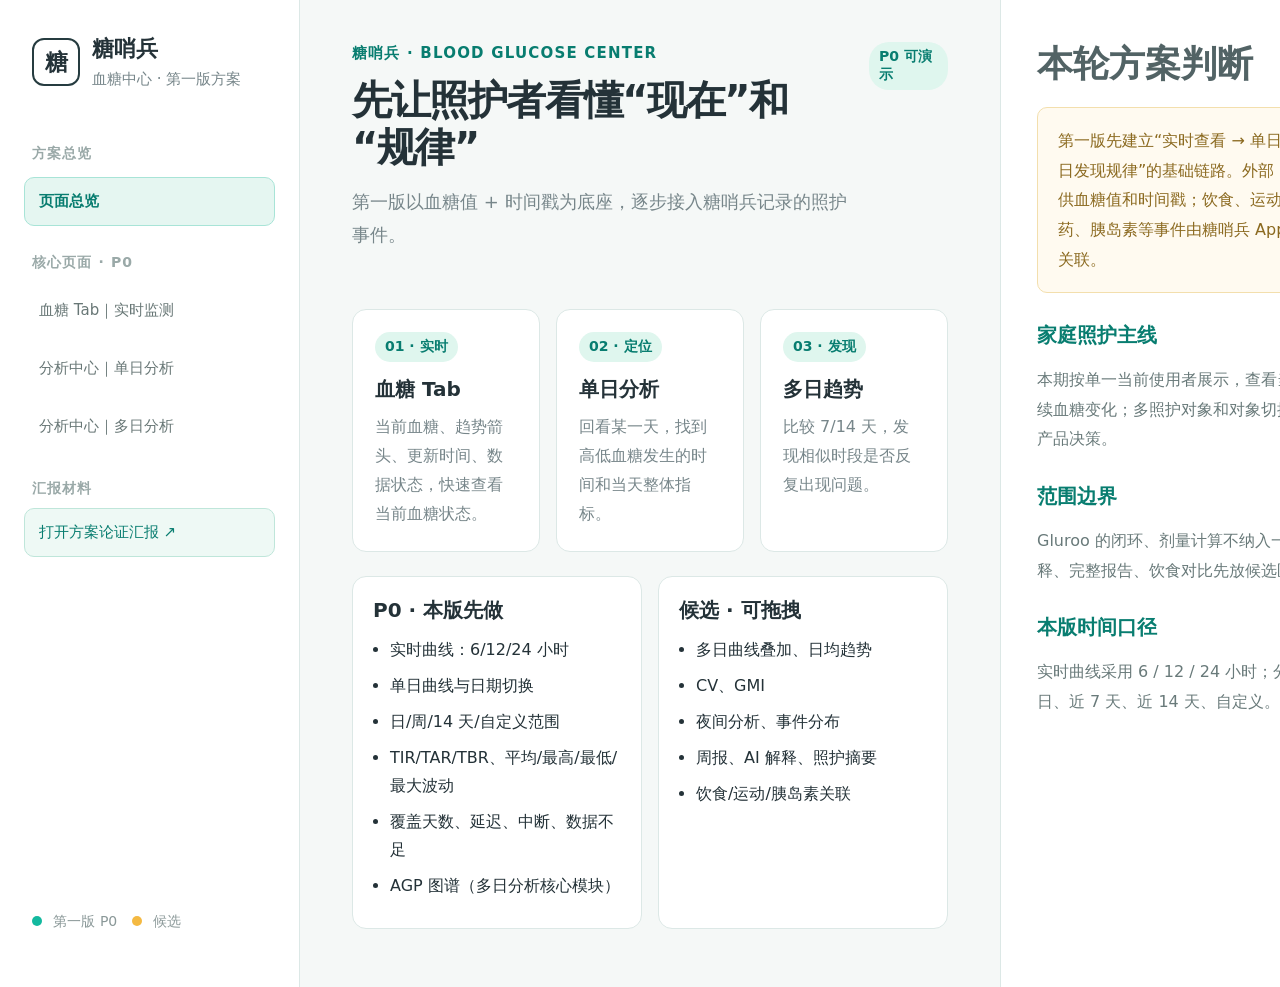
<file: index.html>
<!doctype html>
<html lang="zh-CN">
<head>
  <meta charset="utf-8" />
  <meta name="viewport" content="width=device-width, initial-scale=1" />
  <title>糖哨兵血糖中心｜第一版可演示方案</title>
<link rel="icon" href="data:," />
<link rel="stylesheet" href="styles.css?v=chart-rules-20260909i" />
<style>
  .agp-distribution{margin:12px 0 0;background:#fbfdfc;border-radius:10px;overflow:hidden}
  .agp-svg{display:block;width:100%;height:150px}
  .agp-svg .grid{stroke:#dfe9e6;stroke-width:1}
  .agp-target-band{fill:#e4f8ed}
  .agp-svg path{fill:none;stroke-linecap:round;stroke-linejoin:round}
  .agp-p90,.agp-p10{stroke:#9edfc9;stroke-width:3;opacity:.62}
  .agp-p75,.agp-p25{stroke:#5bc8b1;stroke-width:3;opacity:.72}
  .agp-median{stroke:#087d70;stroke-width:2.5}
  .agp-svg text{font-family:inherit;fill:#9aa8a5;font-size:10px}
  .night-window{display:inline-block;margin:0 0 10px;padding:5px 9px;border-radius:12px;background:#eef8f4;color:#087d70;font-size:12px}
</style>
</head>
<body>
  <div class="shell">
    <aside class="rail">
      <div class="brand"><div class="brand-mark">糖</div><div><h1>糖哨兵</h1><p>血糖中心 · 第一版方案</p></div></div>
      <nav>
        <div class="nav-label">方案总览</div>
        <button class="nav-item active" data-screen="overview">页面总览</button>
        <div class="nav-label">核心页面 · P0</div>
        <button class="nav-item" data-screen="realtime">血糖 Tab｜实时监测</button>
        <button class="nav-item" data-screen="analysis">分析中心｜单日分析</button>
        <button class="nav-item" data-screen="trend">分析中心｜多日分析</button>
        <div class="nav-label">汇报材料</div>
        <a href="方案汇报预览.html" target="_blank" rel="noopener" style="display:block;padding:12px;color:#087d70;background:#eef9f5;border:1px solid #bfe6da;border-radius:10px;text-decoration:none;font-size:12px;margin-top:5px">打开方案论证汇报 ↗</a>
      </nav>
      <div class="legend"><span class="dot p0"></span> 第一版 P0 <span class="dot candidate"></span> 候选</div>
    </aside>

    <main class="canvas" id="canvas"></main>
    <aside class="notes" id="notes"></aside>
  </div>
<script src="app.js?v=chart-rules-20260909q"></script>
</body>
</html>
</file>
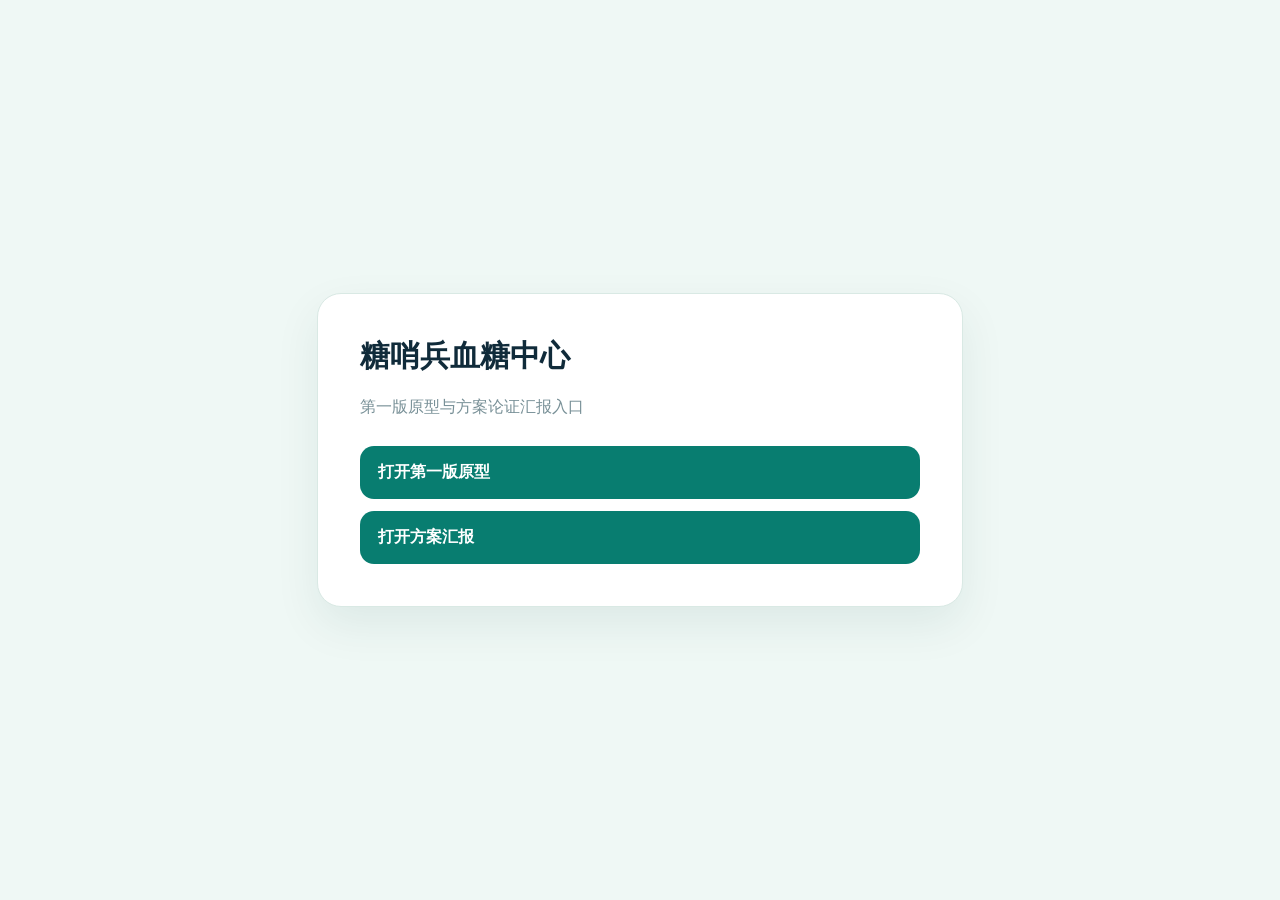
<file: about.html>
<!doctype html>
<html lang="zh-CN">
<head>
<meta charset="utf-8">
<meta name="viewport" content="width=device-width, initial-scale=1">
<title>糖哨兵血糖中心</title>
<style>
body{margin:0;min-height:100vh;display:grid;place-items:center;background:#eff8f5;color:#102b3a;font-family:"Microsoft YaHei",system-ui,sans-serif}.wrap{width:min(560px,86vw);padding:42px;border:1px solid #d9e9e4;border-radius:24px;background:#fff;box-shadow:0 18px 45px #123e3a14}h1{margin:0 0 12px;font-size:30px}p{color:#789097;line-height:1.7}.links{display:grid;gap:12px;margin-top:26px}a{padding:16px 18px;border-radius:14px;background:#087d70;color:#fff;text-decoration:none;font-weight:700}a:hover{background:#12b79d}
</style>
</head>
<body><main class="wrap"><h1>糖哨兵血糖中心</h1><p>第一版原型与方案论证汇报入口</p><div class="links"><a href="index.html">打开第一版原型</a><a href="方案汇报预览.html">打开方案汇报</a></div></main></body>
</html>
</file>
<file: styles.css>
:root{--ink:#243238;--muted:#77868a;--line:#dce8e6;--teal:#13b99f;--teal-dark:#087d70;--amber:#f4b942;--bg:#f5f8f7}*{box-sizing:border-box}body{margin:0;background:var(--bg);font-family:"Microsoft YaHei",system-ui,sans-serif;color:var(--ink)}button{font:inherit}.shell{min-height:100vh;display:grid;grid-template-columns:280px minmax(640px,1fr) 320px}.rail{background:#fff;border-right:1px solid var(--line);padding:28px 20px;display:flex;flex-direction:column}.brand{display:flex;gap:12px;align-items:center;padding:2px 8px 30px}.brand-mark{width:44px;height:44px;border:2px solid #263c40;border-radius:12px;display:grid;place-items:center;font-weight:800;font-size:21px}.brand h1{font-size:18px;margin:0 0 4px}.brand p{font-size:12px;color:var(--muted);margin:0}.nav-label{font-size:11px;color:#9aa9a8;font-weight:700;letter-spacing:.08em;margin:22px 8px 8px}.nav-item{width:100%;border:1px solid transparent;background:transparent;color:#687776;text-align:left;padding:12px;border-radius:10px;margin:3px 0;cursor:pointer}.nav-item:hover{background:#f2f8f6}.nav-item.active{background:#e5f6f1;border-color:#a8e4d7;color:#087d70;font-weight:700}.legend{margin-top:auto;padding:16px 8px;color:#8a9898;font-size:11px;line-height:28px}.dot{width:8px;height:8px;border-radius:50%;display:inline-block;margin-right:5px}.p0{background:var(--teal)}.candidate{background:var(--amber);margin-left:10px}.canvas{padding:34px 42px 60px;max-width:1000px}.notes{background:#fff;border-left:1px solid var(--line);padding:32px 25px;color:#526365}.eyebrow{font-size:12px;color:var(--teal-dark);font-weight:800;letter-spacing:.08em}.title-row{display:flex;justify-content:space-between;align-items:start;gap:20px}.title{font-size:28px;margin:8px 0;letter-spacing:-.03em}.subtitle{color:var(--muted);margin:0 0 25px;line-height:1.7}.phone{width:390px;max-width:100%;margin:8px auto;background:#f3faf7;border:1px solid #cde9e2;border-radius:30px;padding:15px;box-shadow:0 14px 32px #164c3d12}.phone-top{background:linear-gradient(150deg,#0fc5a6,#0a9a8c);color:#fff;border-radius:22px 22px 12px 12px;padding:20px 18px 16px}.phone-top h2{margin:0;font-size:16px}.phone-top small{opacity:.8}.current{display:flex;align-items:end;justify-content:space-between;margin-top:20px}.current strong{font-size:48px;line-height:1}.current span{font-size:14px;margin-left:5px}.arrow{font-size:26px}.status{display:inline-flex;margin-top:12px;padding:6px 10px;border-radius:20px;background:#ffffff2e;font-size:12px}.phone-card{background:#fff;border-radius:16px;margin-top:12px;padding:16px;box-shadow:0 3px 10px #1b695514}.card-title{display:flex;justify-content:space-between;align-items:center;font-weight:800;margin-bottom:10px}.card-title small{color:var(--muted);font-weight:400}.segmented{display:flex;gap:6px;margin:12px 0}.segmented button{flex:1;border:0;background:#eef5f2;color:#68817c;border-radius:8px;padding:7px 0;font-size:12px;cursor:pointer}.segmented button.active{background:#c9f0e6;color:#087d70;font-weight:700}.chart{width:100%;height:180px;background:linear-gradient(#fff,#fbfdfc);border-radius:10px}.chart text{font-family:inherit;fill:#9aa8a5;font-size:10px}.chart .grid{stroke:#dfe9e6;stroke-width:1}.chart .band{fill:#e4f8ed}.chart .line{fill:none;stroke:#12b99e;stroke-width:3;stroke-linejoin:round;stroke-linecap:round}.chart .event{fill:#46b4ec;stroke:#fff;stroke-width:2}.stat-grid{display:grid;grid-template-columns:repeat(3,1fr);gap:8px}.stat{padding:11px 8px;background:#f8fbfa;border-radius:10px}.stat b{display:block;font-size:20px;color:#119c89}.stat span{display:block;color:var(--muted);font-size:11px;margin-top:4px}.coverage{display:flex;justify-content:space-between;font-size:12px;color:var(--muted);padding-top:8px}.coverage b{color:var(--ink)}.flow{display:grid;grid-template-columns:repeat(3,1fr);gap:12px;margin-top:22px}.flow-card{background:#fff;border:1px solid var(--line);border-radius:14px;padding:18px;min-height:145px}.flow-card b{display:block;margin-bottom:8px}.flow-card p{font-size:12px;color:var(--muted);line-height:1.6;margin:0}.tag{display:inline-block;border-radius:20px;padding:4px 8px;font-size:11px;font-weight:700;background:#dff6ee;color:#087d70;margin-bottom:12px}.tag.candidate{background:#fff3d7;color:#a36b00;margin-left:0}.notes h2{font-size:16px;margin:0 0 17px}.notes h3{font-size:13px;margin:20px 0 7px;color:#087d70}.notes p,.notes li{font-size:12px;line-height:1.7;color:#697a7a}.notes ul{padding-left:18px;margin:8px 0}.decision{background:#fffaf0;border:1px solid #f3dfad;padding:12px;border-radius:10px;color:#8b691f;font-size:12px;line-height:1.65}.priority-grid{display:grid;grid-template-columns:1fr 1fr;gap:12px;margin-top:18px}.priority{border-radius:14px;padding:16px;background:#fff;border:1px solid var(--line)}.priority h3{margin:0 0 10px;color:var(--ink);font-size:14px}.priority ul{margin:0;padding-left:17px}.priority li{margin:6px 0;font-size:12px}.candidate-board{display:grid;grid-template-columns:repeat(3,1fr);gap:13px;margin-top:22px}.module{background:#fff;border:1px dashed #e2c16b;border-radius:13px;padding:16px;min-height:128px;cursor:grab;transition:transform .18s,box-shadow .18s}.module:active{cursor:grabbing}.module.dragging{opacity:.45;transform:scale(.98)}.module b{font-size:14px}.module p{font-size:12px;color:var(--muted);line-height:1.6}.module small{color:#a36b00}.table{width:100%;border-collapse:collapse;background:#fff;border:1px solid var(--line);border-radius:12px;overflow:hidden;margin-top:18px}.table th,.table td{text-align:left;border-bottom:1px solid #edf2f0;padding:11px;font-size:12px}.table th{background:#f2f8f6;color:#58716e}.table td{color:#677978}.table tr:last-child td{border-bottom:0}.pill{display:inline-block;border-radius:15px;padding:4px 8px;font-size:11px;background:#e3f7f0;color:#087d70}.pill.warn{background:#fff1d5;color:#9a6c09}.drop-zone{margin:22px auto 0;max-width:560px;border:2px dashed #9bdccc;border-radius:16px;background:#f1fbf7;padding:18px}.drop-zone.over{background:#dff7ed;border-color:#13b99f}.drop-zone h3{margin:0 0 6px;color:#087d70;font-size:14px}.drop-zone p{margin:0;color:#708481;font-size:12px;line-height:1.6}.dropped-list{display:grid;grid-template-columns:repeat(2,1fr);gap:10px;margin-top:13px}.dropped-module{position:relative;background:#fff;border:1px solid #bfe8dc;border-radius:11px;padding:12px}.dropped-module b{font-size:13px}.dropped-module p{font-size:11px;color:#72827f;margin:6px 0 0;line-height:1.5}.remove-module{position:absolute;right:8px;top:7px;border:0;background:transparent;color:#9ba9a6;cursor:pointer;font-size:16px}.drop-hint{font-size:11px;color:#a36b00;margin-top:9px}@media(max-width:1100px){.shell{grid-template-columns:230px 1fr}.notes{display:none}.canvas{padding:30px}}@media(max-width:700px){.shell{display:block}.rail{position:sticky;top:0;z-index:2;padding:12px;display:block}.brand{padding:4px 8px 10px}.nav-label,.legend{display:none}nav{display:flex;gap:5px;overflow:auto}.nav-item{white-space:nowrap;width:auto;padding:8px 10px;font-size:12px}.canvas{padding:20px 14px}.title{font-size:23px}.flow,.candidate-board,.priority-grid{grid-template-columns:1fr}.phone{width:100%}.dropped-list{grid-template-columns:1fr}}
:root{--ink:#243238;--muted:#77868a;--line:#dce8e6;--teal:#13b99f;--teal-dark:#087d70;--amber:#f4b942;--bg:#f5f8f7}*{box-sizing:border-box}body{margin:0;background:var(--bg);font-family:"Microsoft YaHei",system-ui,sans-serif;color:var(--ink)}button{font:inherit}.shell{min-height:100vh;display:grid;grid-template-columns:280px minmax(640px,1fr) 320px}.rail{background:#fff;border-right:1px solid var(--line);padding:28px 20px;display:flex;flex-direction:column}.brand{display:flex;gap:12px;align-items:center;padding:2px 8px 30px}.brand-mark{width:44px;height:44px;border:2px solid #263c40;border-radius:12px;display:grid;place-items:center;font-weight:800;font-size:21px}.brand h1{font-size:18px;margin:0 0 4px}.brand p{font-size:12px;color:var(--muted);margin:0}.nav-label{font-size:11px;color:#9aa9a8;font-weight:700;letter-spacing:.08em;margin:22px 8px 8px}.nav-item{width:100%;border:1px solid transparent;background:transparent;color:#687776;text-align:left;padding:12px;border-radius:10px;margin:3px 0;cursor:pointer}.nav-item:hover{background:#f2f8f6}.nav-item.active{background:#e5f6f1;border-color:#a8e4d7;color:#087d70;font-weight:700}.legend{margin-top:auto;padding:16px 8px;color:#8a9898;font-size:11px;line-height:28px}.dot{width:8px;height:8px;border-radius:50%;display:inline-block;margin-right:5px}.p0{background:var(--teal)}.candidate{background:var(--amber);margin-left:10px}.canvas{padding:34px 42px 60px;max-width:1000px}.notes{background:#fff;border-left:1px solid var(--line);padding:32px 25px;color:#526365}.eyebrow{font-size:12px;color:var(--teal-dark);font-weight:800;letter-spacing:.08em}.title-row{display:flex;justify-content:space-between;align-items:start;gap:20px}.title{font-size:28px;margin:8px 0;letter-spacing:-.03em}.subtitle{color:var(--muted);margin:0 0 25px;line-height:1.7}.phone{width:390px;max-width:100%;margin:8px auto;background:#f3faf7;border:1px solid #cde9e2;border-radius:30px;padding:15px;box-shadow:0 14px 32px #164c3d12}.phone-top{background:linear-gradient(150deg,#0fc5a6,#0a9a8c);color:#fff;border-radius:22px 22px 12px 12px;padding:20px 18px 16px}.phone-top h2{margin:0;font-size:16px}.phone-top small{opacity:.8}.current{display:flex;align-items:end;justify-content:space-between;margin-top:20px}.current strong{font-size:48px;line-height:1}.current span{font-size:14px;margin-left:5px}.arrow{font-size:26px}.status{display:inline-flex;margin-top:12px;padding:6px 10px;border-radius:20px;background:#ffffff2e;font-size:12px}.phone-card{background:#fff;border-radius:16px;margin-top:12px;padding:16px;box-shadow:0 3px 10px #1b695514}.card-title{display:flex;justify-content:space-between;align-items:center;font-weight:800;margin-bottom:10px}.card-title small{color:var(--muted);font-weight:400}.segmented{display:flex;gap:6px;margin:12px 0}.segmented button{flex:1;border:0;background:#eef5f2;color:#68817c;border-radius:8px;padding:7px 0;font-size:12px;cursor:pointer}.segmented button.active{background:#c9f0e6;color:#087d70;font-weight:700}.chart{width:100%;height:180px;background:linear-gradient(#fff,#fbfdfc);border-radius:10px}.chart text{font-family:inherit;fill:#9aa8a5;font-size:10px}.chart .grid{stroke:#dfe9e6;stroke-width:1}.chart .band{fill:#e4f8ed}.chart .line{fill:none;stroke:#12b99e;stroke-width:3;stroke-linejoin:round;stroke-linecap:round}.chart .event{fill:#46b4ec;stroke:#fff;stroke-width:2}.stat-grid{display:grid;grid-template-columns:repeat(3,1fr);gap:8px}.stat{padding:11px 8px;background:#f8fbfa;border-radius:10px}.stat b{display:block;font-size:20px;color:#119c89}.stat span{display:block;color:var(--muted);font-size:11px;margin-top:4px}.coverage{display:flex;justify-content:space-between;font-size:12px;color:var(--muted);padding-top:8px}.coverage b{color:var(--ink)}.flow{display:grid;grid-template-columns:repeat(3,1fr);gap:12px;margin-top:22px}.flow-card{background:#fff;border:1px solid var(--line);border-radius:14px;padding:18px;min-height:145px}.flow-card b{display:block;margin-bottom:8px}.flow-card p{font-size:12px;color:var(--muted);line-height:1.6;margin:0}.tag{display:inline-block;border-radius:20px;padding:4px 8px;font-size:11px;font-weight:700;background:#dff6ee;color:#087d70;margin-bottom:12px}.tag.candidate{background:#fff3d7;color:#a36b00;margin-left:0}.notes h2{font-size:16px;margin:0 0 17px}.notes h3{font-size:13px;margin:20px 0 7px;color:#087d70}.notes p,.notes li{font-size:12px;line-height:1.7;color:#697a7a}.notes ul{padding-left:18px;margin:8px 0}.decision{background:#fffaf0;border:1px solid #f3dfad;padding:12px;border-radius:10px;color:#8b691f;font-size:12px;line-height:1.65}.priority-grid{display:grid;grid-template-columns:1fr 1fr;gap:12px;margin-top:18px}.priority{border-radius:14px;padding:16px;background:#fff;border:1px solid var(--line)}.priority h3{margin:0 0 10px;color:var(--ink);font-size:14px}.priority ul{margin:0;padding-left:17px}.priority li{margin:6px 0;font-size:12px}.candidate-board{display:grid;grid-template-columns:repeat(3,1fr);gap:13px;margin-top:22px}.module{background:#fff;border:1px dashed #e2c16b;border-radius:13px;padding:16px;min-height:128px;cursor:grab;transition:transform .18s,box-shadow .18s}.module:active{cursor:grabbing}.module.dragging{opacity:.45;transform:scale(.98)}.module b{font-size:14px}.module p{font-size:12px;color:var(--muted);line-height:1.6}.module small{color:#a36b00}.table{width:100%;border-collapse:collapse;background:#fff;border:1px solid var(--line);border-radius:12px;overflow:hidden;margin-top:18px}.table th,.table td{text-align:left;border-bottom:1px solid #edf2f0;padding:11px;font-size:12px}.table th{background:#f2f8f6;color:#58716e}.table td{color:#677978}.table tr:last-child td{border-bottom:0}.pill{display:inline-block;border-radius:15px;padding:4px 8px;font-size:11px;background:#e3f7f0;color:#087d70}.pill.warn{background:#fff1d5;color:#9a6c09}.drop-zone{margin:22px auto 0;max-width:560px;border:2px dashed #9bdccc;border-radius:16px;background:#f1fbf7;padding:18px}.drop-zone.over{background:#dff7ed;border-color:#13b99f}.drop-zone h3{margin:0 0 6px;color:#087d70;font-size:14px}.drop-zone p{margin:0;color:#708481;font-size:12px;line-height:1.6}.candidate-tray{display:flex;gap:7px;overflow:auto;padding:12px 0 5px}.candidate-chip{flex:0 0 auto;border:1px solid #d6c079;background:#fff8e8;color:#8b691f;border-radius:18px;padding:7px 10px;font-size:11px;cursor:grab}.candidate-chip.dragging{opacity:.45}.dropped-list{display:grid;grid-template-columns:repeat(2,1fr);gap:10px;margin-top:13px}.dropped-module{position:relative;background:#fff;border:1px solid #bfe8dc;border-radius:11px;padding:12px}.dropped-module b{font-size:13px}.dropped-module p{font-size:11px;color:#72827f;margin:6px 0 0;line-height:1.5}.remove-module{position:absolute;right:8px;top:7px;border:0;background:transparent;color:#9ba9a6;cursor:pointer;font-size:16px}.drop-hint{font-size:11px;color:#a36b00;margin-top:9px}@media(max-width:1100px){.shell{grid-template-columns:230px 1fr}.notes{display:none}.canvas{padding:30px}}@media(max-width:700px){.shell{display:block}.rail{position:sticky;top:0;z-index:2;padding:12px;display:block}.brand{padding:4px 8px 10px}.nav-label,.legend{display:none}nav{display:flex;gap:5px;overflow:auto}.nav-item{white-space:nowrap;width:auto;padding:8px 10px;font-size:12px}.canvas{padding:20px 14px}.title{font-size:23px}.flow,.candidate-board,.priority-grid{grid-template-columns:1fr}.phone{width:100%}.dropped-list{grid-template-columns:1fr}}
:root{--ink:#243238;--muted:#77868a;--line:#dce8e6;--teal:#13b99f;--teal-dark:#087d70;--amber:#f4b942;--bg:#f5f8f7}*{box-sizing:border-box}body{margin:0;background:var(--bg);font-family:"Microsoft YaHei",system-ui,sans-serif;color:var(--ink)}button{font:inherit}.shell{min-height:100vh;display:grid;grid-template-columns:280px minmax(640px,1fr) 320px}.rail{background:#fff;border-right:1px solid var(--line);padding:28px 20px;display:flex;flex-direction:column}.brand{display:flex;gap:12px;align-items:center;padding:2px 8px 30px}.brand-mark{width:44px;height:44px;border:2px solid #263c40;border-radius:12px;display:grid;place-items:center;font-weight:800;font-size:21px}.brand h1{font-size:18px;margin:0 0 4px}.brand p{font-size:12px;color:var(--muted);margin:0}.nav-label{font-size:11px;color:#9aa9a8;font-weight:700;letter-spacing:.08em;margin:22px 8px 8px}.nav-item{width:100%;border:1px solid transparent;background:transparent;color:#687776;text-align:left;padding:12px;border-radius:10px;margin:3px 0;cursor:pointer}.nav-item:hover{background:#f2f8f6}.nav-item.active{background:#e5f6f1;border-color:#a8e4d7;color:#087d70;font-weight:700}.legend{margin-top:auto;padding:16px 8px;color:#8a9898;font-size:11px;line-height:28px}.dot{width:8px;height:8px;border-radius:50%;display:inline-block;margin-right:5px}.p0{background:var(--teal)}.candidate{background:var(--amber);margin-left:10px}.canvas{padding:34px 42px 60px;max-width:1000px}.notes{background:#fff;border-left:1px solid var(--line);padding:32px 25px;color:#526365}.eyebrow{font-size:12px;color:var(--teal-dark);font-weight:800;letter-spacing:.08em}.title-row{display:flex;justify-content:space-between;align-items:start;gap:20px}.title{font-size:28px;margin:8px 0;letter-spacing:-.03em}.subtitle{color:var(--muted);margin:0 0 25px;line-height:1.7}.phone{width:390px;max-width:100%;margin:8px auto;background:#f3faf7;border:1px solid #cde9e2;border-radius:30px;padding:15px;box-shadow:0 14px 32px #164c3d12}.phone-top{background:linear-gradient(150deg,#0fc5a6,#0a9a8c);color:#fff;border-radius:22px 22px 12px 12px;padding:20px 18px 16px}.phone-top h2{margin:0;font-size:16px}.phone-top small{opacity:.8}.current{display:flex;align-items:end;justify-content:space-between;margin-top:20px}.current strong{font-size:48px;line-height:1}.current span{font-size:14px;margin-left:5px}.arrow{font-size:26px}.status{display:inline-flex;margin-top:12px;padding:6px 10px;border-radius:20px;background:#ffffff2e;font-size:12px}.phone-card{background:#fff;border-radius:16px;margin-top:12px;padding:16px;box-shadow:0 3px 10px #1b695514}.added-page-module{border:1px solid #a6e0d2;box-shadow:0 4px 14px #1b69551a}.module-caption{font-size:11px;color:var(--muted);line-height:1.6;margin:8px 0 0}.card-title{display:flex;justify-content:space-between;align-items:center;font-weight:800;margin-bottom:10px}.card-title small{color:var(--muted);font-weight:400}.segmented{display:flex;gap:6px;margin:12px 0}.segmented button{flex:1;border:0;background:#eef5f2;color:#68817c;border-radius:8px;padding:7px 0;font-size:12px;cursor:pointer}.segmented button.active{background:#c9f0e6;color:#087d70;font-weight:700}.chart{width:100%;height:180px;background:linear-gradient(#fff,#fbfdfc);border-radius:10px}.chart text{font-family:inherit;fill:#9aa8a5;font-size:10px}.chart .grid{stroke:#dfe9e6;stroke-width:1}.chart .band{fill:#e4f8ed}.chart .line{fill:none;stroke:#12b99e;stroke-width:3;stroke-linejoin:round;stroke-linecap:round}.chart .event{fill:#46b4ec;stroke:#fff;stroke-width:2}.stat-grid{display:grid;grid-template-columns:repeat(3,1fr);gap:8px}.stat{padding:11px 8px;background:#f8fbfa;border-radius:10px}.stat b{display:block;font-size:20px;color:#119c89}.stat span{display:block;color:var(--muted);font-size:11px;margin-top:4px}.coverage{display:flex;justify-content:space-between;font-size:12px;color:var(--muted);padding-top:8px}.coverage b{color:var(--ink)}.flow{display:grid;grid-template-columns:repeat(3,1fr);gap:12px;margin-top:22px}.flow-card{background:#fff;border:1px solid var(--line);border-radius:14px;padding:18px;min-height:145px}.flow-card b{display:block;margin-bottom:8px}.flow-card p{font-size:12px;color:var(--muted);line-height:1.6;margin:0}.tag{display:inline-block;border-radius:20px;padding:4px 8px;font-size:11px;font-weight:700;background:#dff6ee;color:#087d70;margin-bottom:12px}.tag.candidate{background:#fff3d7;color:#a36b00;margin-left:0}.notes h2{font-size:16px;margin:0 0 17px}.notes h3{font-size:13px;margin:20px 0 7px;color:#087d70}.notes p,.notes li{font-size:12px;line-height:1.7;color:#697a7a}.notes ul{padding-left:18px;margin:8px 0}.decision{background:#fffaf0;border:1px solid #f3dfad;padding:12px;border-radius:10px;color:#8b691f;font-size:12px;line-height:1.65}.priority-grid{display:grid;grid-template-columns:1fr 1fr;gap:12px;margin-top:18px}.priority{border-radius:14px;padding:16px;background:#fff;border:1px solid var(--line)}.priority h3{margin:0 0 10px;color:var(--ink);font-size:14px}.priority ul{margin:0;padding-left:17px}.priority li{margin:6px 0;font-size:12px}.candidate-board{display:grid;grid-template-columns:repeat(3,1fr);gap:13px;margin-top:22px}.module{background:#fff;border:1px dashed #e2c16b;border-radius:13px;padding:16px;min-height:128px;cursor:grab;transition:transform .18s,box-shadow .18s}.module:active{cursor:grabbing}.module.dragging{opacity:.45;transform:scale(.98)}.module b{font-size:14px}.module p{font-size:12px;color:var(--muted);line-height:1.6}.module small{color:#a36b00}.table{width:100%;border-collapse:collapse;background:#fff;border:1px solid var(--line);border-radius:12px;overflow:hidden;margin-top:18px}.table th,.table td{text-align:left;border-bottom:1px solid #edf2f0;padding:11px;font-size:12px}.table th{background:#f2f8f6;color:#58716e}.table td{color:#677978}.table tr:last-child td{border-bottom:0}.pill{display:inline-block;border-radius:15px;padding:4px 8px;font-size:11px;background:#e3f7f0;color:#087d70}.pill.warn{background:#fff1d5;color:#9a6c09}.drop-zone{margin:22px auto 0;max-width:560px;border:2px dashed #9bdccc;border-radius:16px;background:#f1fbf7;padding:18px}.drop-zone.over{background:#dff7ed;border-color:#13b99f}.drop-zone h3{margin:0 0 6px;color:#087d70;font-size:14px}.drop-zone p{margin:0;color:#708481;font-size:12px;line-height:1.6}.candidate-tray{display:flex;gap:7px;overflow:auto;padding:12px 0 5px}.candidate-chip{flex:0 0 auto;border:1px solid #d6c079;background:#fff8e8;color:#8b691f;border-radius:18px;padding:7px 10px;font-size:11px;cursor:grab}.candidate-chip.dragging{opacity:.45}.dropped-list{display:grid;grid-template-columns:repeat(2,1fr);gap:10px;margin-top:13px}.dropped-module{position:relative;background:#fff;border:1px solid #bfe8dc;border-radius:11px;padding:12px}.dropped-module b{font-size:13px}.dropped-module p{font-size:11px;color:#72827f;margin:6px 0 0;line-height:1.5}.remove-module{position:absolute;right:8px;top:7px;border:0;background:transparent;color:#9ba9a6;cursor:pointer;font-size:16px}.drop-hint{font-size:11px;color:#a36b00;margin-top:9px}.agp{position:relative;height:100px;margin:12px 0;background:linear-gradient(180deg,#e4f8ed,#fff);border-radius:8px;border-bottom:1px solid #dfe9e6;display:flex;align-items:end;justify-content:space-between;padding:0 4px 5px;color:#9aa8a5;font-size:9px}.agp-band{position:absolute;left:12%;right:12%;top:28%;height:42%;background:#9edfc9aa;border-radius:50%;filter:blur(5px)}.agp-mid{position:absolute;left:10%;right:10%;top:49%;border-top:2px solid #12b99e}.event-row{display:flex;justify-content:space-between;padding:9px 0;border-bottom:1px solid #edf2f0;font-size:12px}.event-row:last-child{border-bottom:0}@media(max-width:1100px){.shell{grid-template-columns:230px 1fr}.notes{display:none}.canvas{padding:30px}}@media(max-width:700px){.shell{display:block}.rail{position:sticky;top:0;z-index:2;padding:12px;display:block}.brand{padding:4px 8px 10px}.nav-label,.legend{display:none}nav{display:flex;gap:5px;overflow:auto}.nav-item{white-space:nowrap;width:auto;padding:8px 10px;font-size:12px}.canvas{padding:20px 14px}.title{font-size:23px}.flow,.candidate-board,.priority-grid{grid-template-columns:1fr}.phone{width:100%}.dropped-list{grid-template-columns:1fr}}
:root{--ink:#243238;--muted:#77868a;--line:#dce8e6;--teal:#13b99f;--teal-dark:#087d70;--amber:#f4b942;--bg:#f5f8f7}*{box-sizing:border-box}body{margin:0;background:var(--bg);font-family:"Microsoft YaHei",system-ui,sans-serif;color:var(--ink)}button{font:inherit}.shell{min-height:100vh;display:grid;grid-template-columns:280px minmax(640px,1fr) 320px}.rail{background:#fff;border-right:1px solid var(--line);padding:28px 20px;display:flex;flex-direction:column}.brand{display:flex;gap:12px;align-items:center;padding:2px 8px 30px}.brand-mark{width:44px;height:44px;border:2px solid #263c40;border-radius:12px;display:grid;place-items:center;font-weight:800;font-size:21px}.brand h1{font-size:18px;margin:0 0 4px}.brand p{font-size:12px;color:var(--muted);margin:0}.nav-label{font-size:11px;color:#9aa9a8;font-weight:700;letter-spacing:.08em;margin:22px 8px 8px}.nav-item{width:100%;border:1px solid transparent;background:transparent;color:#687776;text-align:left;padding:12px;border-radius:10px;margin:3px 0;cursor:pointer}.nav-item:hover{background:#f2f8f6}.nav-item.active{background:#e5f6f1;border-color:#a8e4d7;color:#087d70;font-weight:700}.legend{margin-top:auto;padding:16px 8px;color:#8a9898;font-size:11px;line-height:28px}.dot{width:8px;height:8px;border-radius:50%;display:inline-block;margin-right:5px}.p0{background:var(--teal)}.candidate{background:var(--amber);margin-left:10px}.canvas{padding:34px 42px 60px;max-width:1000px}.notes{background:#fff;border-left:1px solid var(--line);padding:32px 25px;color:#526365}.eyebrow{font-size:12px;color:var(--teal-dark);font-weight:800;letter-spacing:.08em}.title-row{display:flex;justify-content:space-between;align-items:start;gap:20px}.title{font-size:28px;margin:8px 0;letter-spacing:-.03em}.subtitle{color:var(--muted);margin:0 0 25px;line-height:1.7}.phone{width:390px;max-width:100%;margin:8px auto;background:#f3faf7;border:1px solid #cde9e2;border-radius:30px;padding:15px;box-shadow:0 14px 32px #164c3d12}.phone-top{background:linear-gradient(150deg,#0fc5a6,#0a9a8c);color:#fff;border-radius:22px 22px 12px 12px;padding:20px 18px 16px}.phone-top h2{margin:0;font-size:16px}.phone-top small{opacity:.8}.current{display:flex;align-items:end;justify-content:space-between;margin-top:20px}.current strong{font-size:48px;line-height:1}.current span{font-size:14px;margin-left:5px}.arrow{font-size:26px}.status{display:inline-flex;margin-top:12px;padding:6px 10px;border-radius:20px;background:#ffffff2e;font-size:12px}.phone-card{background:#fff;border-radius:16px;margin-top:12px;padding:16px;box-shadow:0 3px 10px #1b695514}.phone-card.default-hidden{display:none}.card-title{display:flex;justify-content:space-between;align-items:center;font-weight:800;margin-bottom:10px}.card-title small{color:var(--muted);font-weight:400}.segmented{display:flex;gap:6px;margin:12px 0}.segmented button{flex:1;border:0;background:#eef5f2;color:#68817c;border-radius:8px;padding:7px 0;font-size:12px;cursor:pointer}.segmented button.active{background:#c9f0e6;color:#087d70;font-weight:700}.chart{width:100%;height:180px;background:linear-gradient(#fff,#fbfdfc);border-radius:10px}.chart text{font-family:inherit;fill:#9aa8a5;font-size:10px}.chart .grid{stroke:#dfe9e6;stroke-width:1}.chart .band{fill:#e4f8ed}.chart .line{fill:none;stroke:#12b99e;stroke-width:3;stroke-linejoin:round;stroke-linecap:round}.chart .event{fill:#46b4ec;stroke:#fff;stroke-width:2}.stat-grid{display:grid;grid-template-columns:repeat(3,1fr);gap:8px}.stat{padding:11px 8px;background:#f8fbfa;border-radius:10px}.stat b{display:block;font-size:20px;color:#119c89}.stat span{display:block;color:var(--muted);font-size:11px;margin-top:4px}.coverage{display:flex;justify-content:space-between;font-size:12px;color:var(--muted);padding-top:8px}.coverage b{color:var(--ink)}.flow{display:grid;grid-template-columns:repeat(3,1fr);gap:12px;margin-top:22px}.flow-card{background:#fff;border:1px solid var(--line);border-radius:14px;padding:18px;min-height:145px}.flow-card b{display:block;margin-bottom:8px}.flow-card p{font-size:12px;color:var(--muted);line-height:1.6;margin:0}.tag{display:inline-block;border-radius:20px;padding:4px 8px;font-size:11px;font-weight:700;background:#dff6ee;color:#087d70;margin-bottom:12px}.tag.candidate{background:#fff3d7;color:#a36b00;margin-left:0}.notes h2{font-size:16px;margin:0 0 17px}.notes h3{font-size:13px;margin:20px 0 7px;color:#087d70}.notes p,.notes li{font-size:12px;line-height:1.7;color:#697a7a}.notes ul{padding-left:18px;margin:8px 0}.decision{background:#fffaf0;border:1px solid #f3dfad;padding:12px;border-radius:10px;color:#8b691f;font-size:12px;line-height:1.65}.priority-grid{display:grid;grid-template-columns:1fr 1fr;gap:12px;margin-top:18px}.priority{border-radius:14px;padding:16px;background:#fff;border:1px solid var(--line)}.priority h3{margin:0 0 10px;color:var(--ink);font-size:14px}.priority ul{margin:0;padding-left:17px}.priority li{margin:6px 0;font-size:12px}.candidate-board{display:grid;grid-template-columns:repeat(3,1fr);gap:13px;margin-top:22px}.module{background:#fff;border:1px dashed #e2c16b;border-radius:13px;padding:16px;min-height:128px;cursor:grab;transition:transform .18s,box-shadow .18s}.module:active{cursor:grabbing}.module.dragging{opacity:.45;transform:scale(.98)}.module b{font-size:14px}.module p{font-size:12px;color:var(--muted);line-height:1.6}.module small{color:#a36b00}.table{width:100%;border-collapse:collapse;background:#fff;border:1px solid var(--line);border-radius:12px;overflow:hidden;margin-top:18px}.table th,.table td{text-align:left;border-bottom:1px solid #edf2f0;padding:11px;font-size:12px}.table th{background:#f2f8f6;color:#58716e}.table td{color:#677978}.table tr:last-child td{border-bottom:0}.pill{display:inline-block;border-radius:15px;padding:4px 8px;font-size:11px;background:#e3f7f0;color:#087d70}.pill.warn{background:#fff1d5;color:#9a6c09}.drop-zone{margin:22px auto 0;max-width:560px;border:2px dashed #9bdccc;border-radius:16px;background:#f1fbf7;padding:18px}.drop-zone.over{background:#dff7ed;border-color:#13b99f}.drop-zone h3{margin:0 0 6px;color:#087d70;font-size:14px}.drop-zone p{margin:0;color:#708481;font-size:12px;line-height:1.6}.default-controls{display:flex;align-items:center;gap:6px;flex-wrap:wrap;margin-top:12px;font-size:11px;color:#6f817d}.default-chip,.candidate-chip{border:1px solid #d6c079;background:#fff8e8;color:#8b691f;border-radius:18px;padding:7px 10px;font-size:11px;cursor:pointer}.default-chip.is-hidden{background:#eef2f1;color:#81908d;border-color:#cfdad7}.candidate-tray{display:flex;gap:7px;overflow:auto;padding:12px 0 5px}.candidate-chip{flex:0 0 auto;cursor:grab}.candidate-chip.dragging{opacity:.45}.dropped-list{display:grid;grid-template-columns:repeat(2,1fr);gap:10px;margin-top:13px}.dropped-module{position:relative;background:#fff;border:1px solid #bfe8dc;border-radius:11px;padding:12px}.dropped-module b{font-size:13px}.dropped-module p{font-size:11px;color:#72827f;margin:6px 0 0;line-height:1.5}.remove-module{position:absolute;right:8px;top:7px;border:0;background:transparent;color:#9ba9a6;cursor:pointer;font-size:16px}.drop-hint{font-size:11px;color:#a36b00;margin-top:9px}.agp{position:relative;height:100px;margin:12px 0;background:linear-gradient(180deg,#e4f8ed,#fff);border-radius:8px;border-bottom:1px solid #dfe9e6;display:flex;align-items:end;justify-content:space-between;padding:0 4px 5px;color:#9aa8a5;font-size:9px}.agp-band{position:absolute;left:12%;right:12%;top:28%;height:42%;background:#9edfc9aa;border-radius:50%;filter:blur(5px)}.agp-mid{position:absolute;left:10%;right:10%;top:49%;border-top:2px solid #12b99e}.event-row{display:flex;justify-content:space-between;padding:9px 0;border-bottom:1px solid #edf2f0;font-size:12px}.event-row:last-child{border-bottom:0}@media(max-width:1100px){.shell{grid-template-columns:230px 1fr}.notes{display:none}.canvas{padding:30px}}@media(max-width:700px){.shell{display:block}.rail{position:sticky;top:0;z-index:2;padding:12px;display:block}.brand{padding:4px 8px 10px}.nav-label,.legend{display:none}nav{display:flex;gap:5px;overflow:auto}.nav-item{white-space:nowrap;width:auto;padding:8px 10px;font-size:12px}.canvas{padding:20px 14px}.title{font-size:23px}.flow,.candidate-board,.priority-grid{grid-template-columns:1fr}.phone{width:100%}.dropped-list{grid-template-columns:1fr}}
:root{--ink:#243238;--muted:#77868a;--line:#dce8e6;--teal:#13b99f;--teal-dark:#087d70;--amber:#f4b942;--bg:#f5f8f7}*{box-sizing:border-box}body{margin:0;background:var(--bg);font-family:"Microsoft YaHei",system-ui,sans-serif;color:var(--ink)}button{font:inherit}.shell{min-height:100vh;display:grid;grid-template-columns:280px minmax(640px,1fr) 320px}.rail{background:#fff;border-right:1px solid var(--line);padding:28px 20px;display:flex;flex-direction:column}.brand{display:flex;gap:12px;align-items:center;padding:2px 8px 30px}.brand-mark{width:44px;height:44px;border:2px solid #263c40;border-radius:12px;display:grid;place-items:center;font-weight:800;font-size:21px}.brand h1{font-size:18px;margin:0 0 4px}.brand p{font-size:12px;color:var(--muted);margin:0}.nav-label{font-size:11px;color:#9aa9a8;font-weight:700;letter-spacing:.08em;margin:22px 8px 8px}.nav-item{width:100%;border:1px solid transparent;background:transparent;color:#687776;text-align:left;padding:12px;border-radius:10px;margin:3px 0;cursor:pointer}.nav-item:hover{background:#f2f8f6}.nav-item.active{background:#e5f6f1;border-color:#a8e4d7;color:#087d70;font-weight:700}.legend{margin-top:auto;padding:16px 8px;color:#8a9898;font-size:11px;line-height:28px}.dot{width:8px;height:8px;border-radius:50%;display:inline-block;margin-right:5px}.p0{background:var(--teal)}.candidate{background:var(--amber);margin-left:10px}.canvas{padding:34px 42px 60px;max-width:1000px}.notes{background:#fff;border-left:1px solid var(--line);padding:32px 25px;color:#526365}.eyebrow{font-size:12px;color:var(--teal-dark);font-weight:800;letter-spacing:.08em}.title-row{display:flex;justify-content:space-between;align-items:start;gap:20px}.title{font-size:28px;margin:8px 0;letter-spacing:-.03em}.subtitle{color:var(--muted);margin:0 0 25px;line-height:1.7}.phone{width:390px;max-width:100%;margin:8px auto;background:#f3faf7;border:1px solid #cde9e2;border-radius:30px;padding:15px;box-shadow:0 14px 32px #164c3d12}.mobile-topbar{height:42px;display:grid;grid-template-columns:32px 1fr 32px;align-items:center;text-align:center;color:#243238;font-size:15px}.mobile-topbar button{border:0;background:transparent;font-size:28px;line-height:1;color:#71817e;cursor:pointer}.mobile-more{color:#9ca9a5;letter-spacing:2px}.phone-top{background:linear-gradient(150deg,#0fc5a6,#0a9a8c);color:#fff;border-radius:22px 22px 12px 12px;padding:20px 18px 16px}.phone-top h2{margin:0;font-size:16px}.phone-top small{opacity:.8}.current{display:flex;align-items:end;justify-content:space-between;margin-top:20px}.current strong{font-size:48px;line-height:1}.current span{font-size:14px;margin-left:5px}.arrow{font-size:26px}.status{display:inline-flex;margin-top:12px;padding:6px 10px;border-radius:20px;background:#ffffff2e;font-size:12px}.phone-card{background:#fff;border-radius:16px;margin-top:12px;padding:16px;box-shadow:0 3px 10px #1b695514}.phone-card.default-hidden{display:none}.card-title{display:flex;justify-content:space-between;align-items:center;font-weight:800;margin-bottom:10px}.card-title small{color:var(--muted);font-weight:400}.segmented{display:flex;gap:6px;margin:12px 0}.segmented button{flex:1;border:0;background:#eef5f2;color:#68817c;border-radius:8px;padding:7px 0;font-size:12px;cursor:pointer}.segmented button.active{background:#c9f0e6;color:#087d70;font-weight:700}.chart{width:100%;height:180px;background:linear-gradient(#fff,#fbfdfc);border-radius:10px}.chart text{font-family:inherit;fill:#9aa8a5;font-size:10px}.chart .grid{stroke:#dfe9e6;stroke-width:1}.chart .band{fill:#e4f8ed}.chart .line{fill:none;stroke:#12b99e;stroke-width:3;stroke-linejoin:round;stroke-linecap:round}.chart .event{fill:#46b4ec;stroke:#fff;stroke-width:2}.stat-grid{display:grid;grid-template-columns:repeat(3,1fr);gap:8px}.stat{padding:11px 8px;background:#f8fbfa;border-radius:10px}.stat b{display:block;font-size:20px;color:#119c89}.stat span{display:block;color:var(--muted);font-size:11px;margin-top:4px}.coverage{display:flex;justify-content:space-between;font-size:12px;color:var(--muted);padding-top:8px}.coverage b{color:var(--ink)}.flow{display:grid;grid-template-columns:repeat(3,1fr);gap:12px;margin-top:22px}.flow-card{background:#fff;border:1px solid var(--line);border-radius:14px;padding:18px;min-height:145px}.flow-card b{display:block;margin-bottom:8px}.flow-card p{font-size:12px;color:var(--muted);line-height:1.6;margin:0}.tag{display:inline-block;border-radius:20px;padding:4px 8px;font-size:11px;font-weight:700;background:#dff6ee;color:#087d70;margin-bottom:12px}.tag.candidate{background:#fff3d7;color:#a36b00;margin-left:0}.notes h2{font-size:16px;margin:0 0 17px}.notes h3{font-size:13px;margin:20px 0 7px;color:#087d70}.notes p,.notes li{font-size:12px;line-height:1.7;color:#697a7a}.notes ul{padding-left:18px;margin:8px 0}.decision{background:#fffaf0;border:1px solid #f3dfad;padding:12px;border-radius:10px;color:#8b691f;font-size:12px;line-height:1.65}.priority-grid{display:grid;grid-template-columns:1fr 1fr;gap:12px;margin-top:18px}.priority{border-radius:14px;padding:16px;background:#fff;border:1px solid var(--line)}.priority h3{margin:0 0 10px;color:var(--ink);font-size:14px}.priority ul{margin:0;padding-left:17px}.priority li{margin:6px 0;font-size:12px}.candidate-board{display:grid;grid-template-columns:repeat(3,1fr);gap:13px;margin-top:22px}.module{background:#fff;border:1px dashed #e2c16b;border-radius:13px;padding:16px;min-height:128px;cursor:grab;transition:transform .18s,box-shadow .18s}.module:active{cursor:grabbing}.module.dragging{opacity:.45;transform:scale(.98)}.module b{font-size:14px}.module p{font-size:12px;color:var(--muted);line-height:1.6}.module small{color:#a36b00}.table{width:100%;border-collapse:collapse;background:#fff;border:1px solid var(--line);border-radius:12px;overflow:hidden;margin-top:18px}.table th,.table td{text-align:left;border-bottom:1px solid #edf2f0;padding:11px;font-size:12px}.table th{background:#f2f8f6;color:#58716e}.table td{color:#677978}.table tr:last-child td{border-bottom:0}.pill{display:inline-block;border-radius:15px;padding:4px 8px;font-size:11px;background:#e3f7f0;color:#087d70}.pill.warn{background:#fff1d5;color:#9a6c09}.drop-zone{margin:22px auto 0;max-width:560px;border:2px dashed #9bdccc;border-radius:16px;background:#f1fbf7;padding:18px}.drop-zone.over{background:#dff7ed;border-color:#13b99f}.drop-zone h3{margin:0 0 6px;color:#087d70;font-size:14px}.drop-zone p{margin:0;color:#708481;font-size:12px;line-height:1.6}.default-controls{display:flex;align-items:center;gap:6px;flex-wrap:wrap;margin-top:12px;font-size:11px;color:#6f817d}.default-chip,.candidate-chip{border:1px solid #d6c079;background:#fff8e8;color:#8b691f;border-radius:18px;padding:7px 10px;font-size:11px;cursor:pointer}.default-chip.is-hidden{background:#eef2f1;color:#81908d;border-color:#cfdad7}.candidate-tray{display:flex;gap:7px;overflow:auto;padding:12px 0 5px}.candidate-chip{flex:0 0 auto;cursor:grab}.candidate-chip.dragging{opacity:.45}.dropped-list{display:grid;grid-template-columns:repeat(2,1fr);gap:10px;margin-top:13px}.dropped-module{position:relative;background:#fff;border:1px solid #bfe8dc;border-radius:11px;padding:12px}.dropped-module b{font-size:13px}.dropped-module p{font-size:11px;color:#72827f;margin:6px 0 0;line-height:1.5}.remove-module{position:absolute;right:8px;top:7px;border:0;background:transparent;color:#9ba9a6;cursor:pointer;font-size:16px}.drop-hint{font-size:11px;color:#a36b00;margin-top:9px}.agp{position:relative;height:100px;margin:12px 0;background:linear-gradient(180deg,#e4f8ed,#fff);border-radius:8px;border-bottom:1px solid #dfe9e6;display:flex;align-items:end;justify-content:space-between;padding:0 4px 5px;color:#9aa8a5;font-size:9px}.agp-band{position:absolute;left:12%;right:12%;top:28%;height:42%;background:#9edfc9aa;border-radius:50%;filter:blur(5px)}.agp-mid{position:absolute;left:10%;right:10%;top:49%;border-top:2px solid #12b99e}.event-row{display:flex;justify-content:space-between;padding:9px 0;border-bottom:1px solid #edf2f0;font-size:12px}.event-row:last-child{border-bottom:0}.mobile-bottom-nav{display:grid;grid-template-columns:1fr 1fr;margin:12px -2px 0;border-top:1px solid #e5eeeb;padding-top:8px}.mobile-tab{border:0;background:transparent;color:#a1aca9;font-size:11px;cursor:pointer}.mobile-tab span{display:block;font-size:18px;line-height:18px;margin-bottom:3px}.mobile-tab.active{color:#ee9b27;font-weight:700}@media(max-width:1100px){.shell{grid-template-columns:230px 1fr}.notes{display:none}.canvas{padding:30px}}@media(max-width:700px){.shell{display:block}.rail{position:sticky;top:0;z-index:2;padding:12px;display:block}.brand{padding:4px 8px 10px}.nav-label,.legend{display:none}nav{display:flex;gap:5px;overflow:auto}.nav-item{white-space:nowrap;width:auto;padding:8px 10px;font-size:12px}.canvas{padding:20px 14px}.title{font-size:23px}.flow,.candidate-board,.priority-grid{grid-template-columns:1fr}.phone{width:100%}.dropped-list{grid-template-columns:1fr}}
:root{--ink:#243238;--muted:#77868a;--line:#dce8e6;--teal:#13b99f;--teal-dark:#087d70;--amber:#f4b942;--bg:#f5f8f7}*{box-sizing:border-box}body{margin:0;background:var(--bg);font-family:"Microsoft YaHei",system-ui,sans-serif;color:var(--ink)}button{font:inherit}.shell{min-height:100vh;display:grid;grid-template-columns:280px minmax(640px,1fr) 320px}.rail{background:#fff;border-right:1px solid var(--line);padding:28px 20px;display:flex;flex-direction:column}.brand{display:flex;gap:12px;align-items:center;padding:2px 8px 30px}.brand-mark{width:44px;height:44px;border:2px solid #263c40;border-radius:12px;display:grid;place-items:center;font-weight:800;font-size:21px}.brand h1{font-size:18px;margin:0 0 4px}.brand p{font-size:12px;color:var(--muted);margin:0}.nav-label{font-size:11px;color:#9aa9a8;font-weight:700;letter-spacing:.08em;margin:22px 8px 8px}.nav-item{width:100%;border:1px solid transparent;background:transparent;color:#687776;text-align:left;padding:12px;border-radius:10px;margin:3px 0;cursor:pointer}.nav-item:hover{background:#f2f8f6}.nav-item.active{background:#e5f6f1;border-color:#a8e4d7;color:#087d70;font-weight:700}.legend{margin-top:auto;padding:16px 8px;color:#8a9898;font-size:11px;line-height:28px}.dot{width:8px;height:8px;border-radius:50%;display:inline-block;margin-right:5px}.p0{background:var(--teal)}.candidate{background:var(--amber);margin-left:10px}.canvas{padding:34px 42px 60px;max-width:1000px}.notes{background:#fff;border-left:1px solid var(--line);padding:32px 25px;color:#526365}.eyebrow{font-size:12px;color:var(--teal-dark);font-weight:800;letter-spacing:.08em}.title-row{display:flex;justify-content:space-between;align-items:start;gap:20px}.title{font-size:28px;margin:8px 0;letter-spacing:-.03em}.subtitle{color:var(--muted);margin:0 0 25px;line-height:1.7}.phone{width:390px;max-width:100%;margin:8px auto;background:#f3faf7;border:1px solid #cde9e2;border-radius:30px;padding:15px;box-shadow:0 14px 32px #164c3d12}.mobile-topbar{height:42px;display:grid;grid-template-columns:32px 1fr 32px;align-items:center;text-align:center;color:#243238;font-size:15px}.mobile-topbar button{border:0;background:transparent;font-size:28px;line-height:1;color:#71817e;cursor:pointer}.mobile-more{color:#9ca9a5;letter-spacing:2px}.phone-top{background:linear-gradient(150deg,#0fc5a6,#0a9a8c);color:#fff;border-radius:22px 22px 12px 12px;padding:20px 18px 16px}.phone-top h2{margin:0;font-size:16px}.phone-top small{opacity:.8}.current{display:flex;align-items:end;justify-content:space-between;margin-top:20px}.current strong{font-size:48px;line-height:1}.current span{font-size:14px;margin-left:5px}.arrow{font-size:26px}.status{display:inline-flex;margin-top:12px;padding:6px 10px;border-radius:20px;background:#ffffff2e;font-size:12px}.phone-card{background:#fff;border-radius:16px;margin-top:12px;padding:16px;box-shadow:0 3px 10px #1b695514}.phone-card.default-hidden{display:none}.card-title{display:flex;justify-content:space-between;align-items:center;font-weight:800;margin-bottom:10px}.card-title small{color:var(--muted);font-weight:400}.segmented{display:flex;gap:6px;margin:12px 0}.segmented button{flex:1;border:0;background:#eef5f2;color:#68817c;border-radius:8px;padding:7px 0;font-size:12px;cursor:pointer}.segmented button.active{background:#c9f0e6;color:#087d70;font-weight:700}.chart{width:100%;height:180px;background:linear-gradient(#fff,#fbfdfc);border-radius:10px}.chart text{font-family:inherit;fill:#9aa8a5;font-size:10px}.chart .grid{stroke:#dfe9e6;stroke-width:1}.chart .band{fill:#e4f8ed}.chart .line{fill:none;stroke:#12b99e;stroke-width:3;stroke-linejoin:round;stroke-linecap:round}.chart .event{fill:#46b4ec;stroke:#fff;stroke-width:2}.stat-grid{display:grid;grid-template-columns:repeat(3,1fr);gap:8px}.stat{padding:11px 8px;background:#f8fbfa;border-radius:10px}.stat b{display:block;font-size:20px;color:#119c89}.stat span{display:block;color:var(--muted);font-size:11px;margin-top:4px}.coverage{display:flex;justify-content:space-between;font-size:12px;color:var(--muted);padding-top:8px}.coverage b{color:var(--ink)}.flow{display:grid;grid-template-columns:repeat(3,1fr);gap:12px;margin-top:22px}.flow-card{background:#fff;border:1px solid var(--line);border-radius:14px;padding:18px;min-height:145px}.flow-card b{display:block;margin-bottom:8px}.flow-card p{font-size:12px;color:var(--muted);line-height:1.6;margin:0}.tag{display:inline-block;border-radius:20px;padding:4px 8px;font-size:11px;font-weight:700;background:#dff6ee;color:#087d70;margin-bottom:12px}.tag.candidate{background:#fff3d7;color:#a36b00;margin-left:0}.notes h2{font-size:16px;margin:0 0 17px}.notes h3{font-size:13px;margin:20px 0 7px;color:#087d70}.notes p,.notes li{font-size:12px;line-height:1.7;color:#697a7a}.notes ul{padding-left:18px;margin:8px 0}.decision{background:#fffaf0;border:1px solid #f3dfad;padding:12px;border-radius:10px;color:#8b691f;font-size:12px;line-height:1.65}.priority-grid{display:grid;grid-template-columns:1fr 1fr;gap:12px;margin-top:18px}.priority{border-radius:14px;padding:16px;background:#fff;border:1px solid var(--line)}.priority h3{margin:0 0 10px;color:var(--ink);font-size:14px}.priority ul{margin:0;padding-left:17px}.priority li{margin:6px 0;font-size:12px}.candidate-board{display:grid;grid-template-columns:repeat(3,1fr);gap:13px;margin-top:22px}.module{background:#fff;border:1px dashed #e2c16b;border-radius:13px;padding:16px;min-height:128px;cursor:grab;transition:transform .18s,box-shadow .18s}.module:active{cursor:grabbing}.module.dragging{opacity:.45;transform:scale(.98)}.module b{font-size:14px}.module p{font-size:12px;color:var(--muted);line-height:1.6}.module small{color:#a36b00}.table{width:100%;border-collapse:collapse;background:#fff;border:1px solid var(--line);border-radius:12px;overflow:hidden;margin-top:18px}.table th,.table td{text-align:left;border-bottom:1px solid #edf2f0;padding:11px;font-size:12px}.table th{background:#f2f8f6;color:#58716e}.table td{color:#677978}.table tr:last-child td{border-bottom:0}.pill{display:inline-block;border-radius:15px;padding:4px 8px;font-size:11px;background:#e3f7f0;color:#087d70}.pill.warn{background:#fff1d5;color:#9a6c09}.drop-zone{margin:22px auto 0;max-width:560px;border:2px dashed #9bdccc;border-radius:16px;background:#f1fbf7;padding:18px}.drop-zone.over{background:#dff7ed;border-color:#13b99f}.drop-zone h3{margin:0 0 6px;color:#087d70;font-size:14px}.drop-zone p{margin:0;color:#708481;font-size:12px;line-height:1.6}.default-controls{display:flex;align-items:center;gap:6px;flex-wrap:wrap;margin-top:12px;font-size:11px;color:#6f817d}.default-chip,.candidate-chip{border:1px solid #d6c079;background:#fff8e8;color:#8b691f;border-radius:18px;padding:7px 10px;font-size:11px;cursor:pointer}.default-chip.is-hidden{background:#eef2f1;color:#81908d;border-color:#cfdad7}.candidate-tray{display:flex;gap:7px;overflow:auto;padding:12px 0 5px}.candidate-chip{flex:0 0 auto;cursor:grab}.candidate-chip.dragging{opacity:.45}.dropped-list{display:grid;grid-template-columns:repeat(2,1fr);gap:10px;margin-top:13px}.dropped-module{position:relative;background:#fff;border:1px solid #bfe8dc;border-radius:11px;padding:12px}.dropped-module b{font-size:13px}.dropped-module p{font-size:11px;color:#72827f;margin:6px 0 0;line-height:1.5}.remove-module{position:absolute;right:8px;top:7px;border:0;background:transparent;color:#9ba9a6;cursor:pointer;font-size:16px}.drop-hint{font-size:11px;color:#a36b00;margin-top:9px}.agp{position:relative;height:100px;margin:12px 0;background:linear-gradient(180deg,#e4f8ed,#fff);border-radius:8px;border-bottom:1px solid #dfe9e6;display:flex;align-items:end;justify-content:space-between;padding:0 4px 5px;color:#9aa8a5;font-size:9px}.agp-band{position:absolute;left:12%;right:12%;top:28%;height:42%;background:#9edfc9aa;border-radius:50%;filter:blur(5px)}.agp-mid{position:absolute;left:10%;right:10%;top:49%;border-top:2px solid #12b99e}.event-row{display:flex;justify-content:space-between;padding:9px 0;border-bottom:1px solid #edf2f0;font-size:12px}.event-row:last-child{border-bottom:0}.mobile-bottom-nav{display:grid;grid-template-columns:repeat(4,1fr);margin:12px -2px 0;border-top:1px solid #e5eeeb;padding-top:8px}.mobile-tab{border:0;background:transparent;color:#a1aca9;font-size:11px;cursor:pointer}.mobile-tab span{display:block;font-size:18px;line-height:18px;margin-bottom:3px}.mobile-tab.active{color:#ee9b27;font-weight:700}@media(max-width:1100px){.shell{grid-template-columns:230px 1fr}.notes{display:none}.canvas{padding:30px}}@media(max-width:700px){.shell{display:block}.rail{position:sticky;top:0;z-index:2;padding:12px;display:block}.brand{padding:4px 8px 10px}.nav-label,.legend{display:none}nav{display:flex;gap:5px;overflow:auto}.nav-item{white-space:nowrap;width:auto;padding:8px 10px;font-size:12px}.canvas{padding:20px 14px}.title{font-size:23px}.flow,.candidate-board,.priority-grid{grid-template-columns:1fr}.phone{width:100%}.dropped-list{grid-template-columns:1fr}}
.chart-segment{stroke-width:2.4;stroke-linecap:round;fill:none}.chart-legend,.bar-legend{display:flex;flex-wrap:wrap;gap:8px 12px;margin:6px 0 0;color:#7b8887;font-size:10px}.chart-legend span,.bar-legend span{display:inline-flex;align-items:center;gap:4px}.legend-swatch{width:14px;height:3px;border-radius:3px;display:inline-block;background:#34383c}.legend-swatch.low,.low-dot{background:#d82c35}.legend-swatch.in-range,.in-dot{background:#19b99f}.legend-swatch.high,.high-dot{background:#ed9b00}.legend-swatch.today{background:#10b99d}.legend-swatch.yesterday{background:#b8c0c5}.legend-swatch.range{background:#cbeedb;height:8px;border-radius:3px}.legend-dot{width:7px;height:7px;border-radius:50%;display:inline-block;background:#4ab7e8}.legend-dot.low-dot{background:#d82c35}.legend-dot.high-dot{background:#ed9b00}.legend-dot.in-dot{background:#19b99f}.coverage.only-value{justify-content:flex-end}.event-dot{background:#4ab7e8}.multi-line{fill:none;stroke-width:2.4;stroke-linecap:round;stroke-linejoin:round}.multi-line.today{stroke:#10b99d}.multi-line.yesterday{stroke:#b8c0c5}.bar-legend{margin:0 0 3px;justify-content:flex-end}.default-hidden{display:none!important}.card-title small{white-space:nowrap;font-size:10px}
 .agp-unavailable{padding:22px 12px;border:1px dashed #e1b66c;border-radius:10px;background:#fffaf0;color:#8b691f;font-size:12px;line-height:1.6}
@media (min-width:1101px){
  .shell{grid-template-columns:300px minmax(700px,1fr) 420px}
  .rail{padding:32px 24px}
  .brand{padding:2px 8px 30px}.brand-mark{width:48px;height:48px;font-size:23px}.brand h1{font-size:22px}.brand p{font-size:15px;line-height:1.5}
  .nav-label{font-size:14px;margin:24px 8px 10px}.nav-item{font-size:15px;line-height:1.45;padding:13px 14px;margin:4px 0}.rail nav>a{font-size:15px!important;line-height:1.45;padding:13px 14px!important}
  .legend{font-size:14px;line-height:2.1;padding:18px 8px}.dot{width:10px;height:10px;margin-right:7px}
  .canvas{max-width:none;padding:42px 52px 58px}.notes{padding:42px 36px;color:#526365}
  .eyebrow{font-size:15px;line-height:1.5}.title{font-size:40px;line-height:1.18;letter-spacing:-.035em;margin:12px 0 14px}.subtitle{font-size:18px;line-height:1.85;margin-bottom:30px}
  .flow{gap:16px;margin-top:28px}.flow-card{padding:22px;min-height:160px}.flow-card b{font-size:20px;line-height:1.35;margin-bottom:10px}.flow-card p{font-size:16px;line-height:1.8}
  .tag{font-size:14px;padding:6px 10px;margin-bottom:14px}.priority-grid{gap:16px;margin-top:24px}.priority{padding:20px}.priority h3{font-size:20px;line-height:1.35;margin-bottom:12px}.priority li{font-size:16px;line-height:1.75;margin:8px 0}
  .notes h2{font-size:36px;line-height:1.2;margin:0 0 22px}.notes h3{font-size:20px;line-height:1.4;margin:28px 0 10px}.notes p,.notes li{font-size:16px;line-height:1.85}.notes ul{padding-left:22px;margin:10px 0}.decision{padding:18px 20px;font-size:16px;line-height:1.85}
  .candidate-board{gap:16px;margin-top:28px}.module{padding:20px;min-height:150px}.module b{font-size:18px;line-height:1.4}.module p{font-size:16px;line-height:1.8}.module small{font-size:14px;line-height:1.5}
  .table th,.table td{padding:15px;font-size:15px;line-height:1.65}.pill{font-size:14px;padding:5px 9px}
  .drop-zone{padding:22px;margin-top:28px}.drop-zone h3{font-size:18px}.drop-zone p,.drop-hint{font-size:16px;line-height:1.8}.default-controls{font-size:15px;line-height:1.7}.default-chip,.candidate-chip{font-size:15px;padding:9px 12px}.dropped-module b{font-size:17px}.dropped-module p{font-size:15px;line-height:1.7}
  .notes .tiny{font-size:16px;line-height:1.8}
  .tiny{font-size:16px;line-height:1.75}
}
</file>
